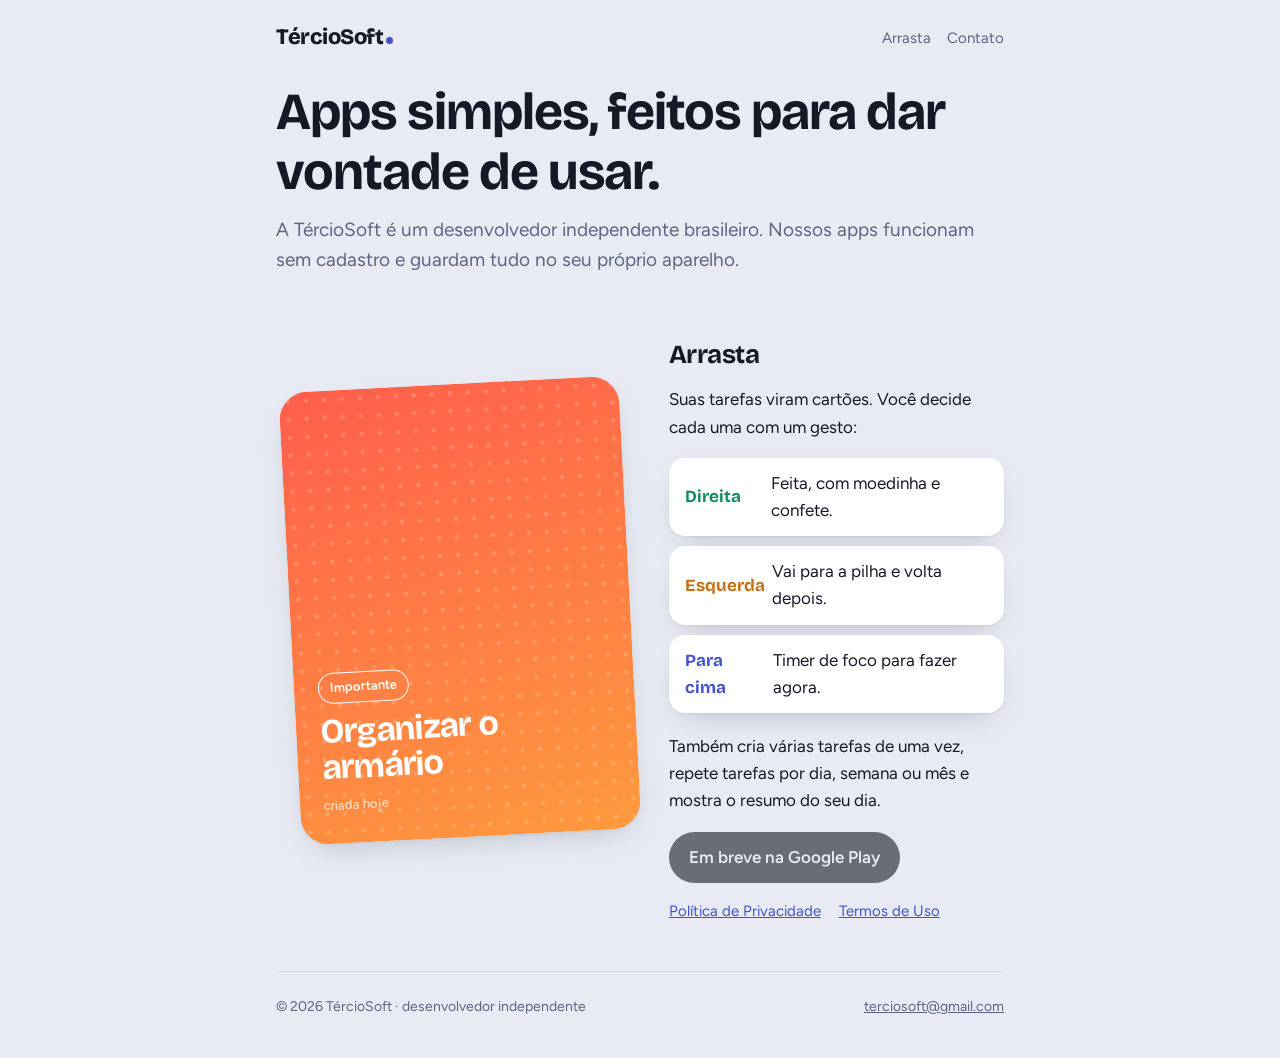
<file: index.html>
<!doctype html>
<html lang="pt-BR">
<head>
<meta charset="utf-8">
<meta name="viewport" content="width=device-width, initial-scale=1">
<title>TércioSoft</title>
<meta name="description" content="TércioSoft, desenvolvedor independente de apps simples e divertidos. Conheça o Arrasta, o app de tarefas em que você arrasta para fazer.">
<link rel="preconnect" href="https://fonts.googleapis.com">
<link rel="preconnect" href="https://fonts.gstatic.com" crossorigin>
<link rel="stylesheet" href="https://fonts.googleapis.com/css2?family=Bricolage+Grotesque:opsz,wght@12..96,600;12..96,800&family=Figtree:wght@400;600&display=swap">
<link rel="stylesheet" href="style.css">
</head>
<body>
<div class="wrap">
  <header class="top">
    <a class="brand" href="./">TércioSoft<i></i></a>
    <nav><a href="#arrasta">Arrasta</a><a href="mailto:terciosoft@gmail.com">Contato</a></nav>
  </header>

  <h1>Apps simples, feitos para dar vontade de usar.</h1>
  <p class="lead">A TércioSoft é um desenvolvedor independente brasileiro. Nossos apps funcionam sem cadastro e guardam tudo no seu próprio aparelho.</p>

  <section class="app" id="arrasta">
    <div class="card" aria-hidden="true">
      <span class="tag">Importante</span>
      <strong>Organizar o armário</strong>
      <small>criada hoje</small>
    </div>
    <div>
      <h2>Arrasta</h2>
      <p>Suas tarefas viram cartões. Você decide cada uma com um gesto:</p>
      <ul class="moves">
        <li><b class="r">Direita</b> Feita, com moedinha e confete.</li>
        <li><b class="l">Esquerda</b> Vai para a pilha e volta depois.</li>
        <li><b class="u">Para cima</b> Timer de foco para fazer agora.</li>
      </ul>
      <p>Também cria várias tarefas de uma vez, repete tarefas por dia, semana ou mês e mostra o resumo do seu dia.</p>
      <span class="store soon">Em breve na Google Play</span>
      <div class="links">
        <a href="arrasta/privacidade.html">Política de Privacidade</a>
        <a href="arrasta/termos.html">Termos de Uso</a>
      </div>
    </div>
  </section>

  <footer>
    <span>© 2026 TércioSoft · desenvolvedor independente</span>
    <a href="mailto:terciosoft@gmail.com">terciosoft@gmail.com</a>
  </footer>
</div>
</body>
</html>
</file>
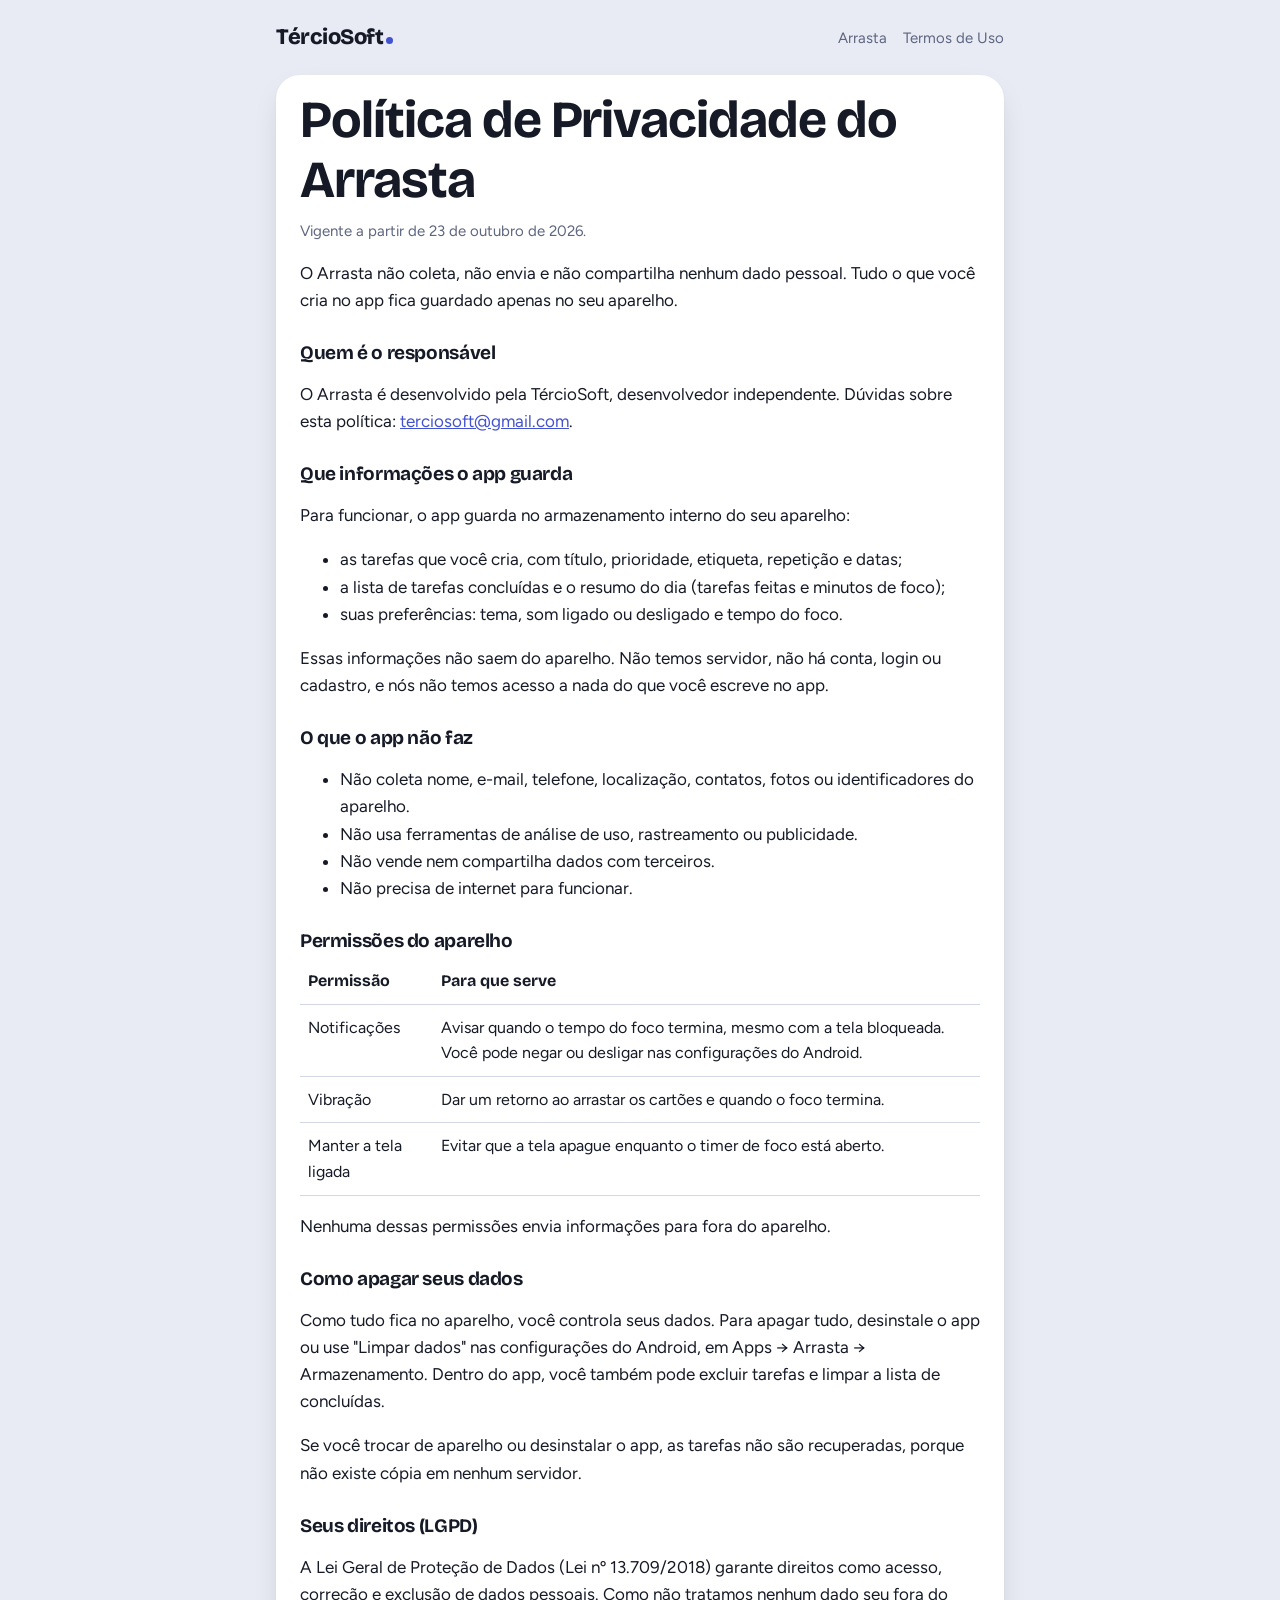
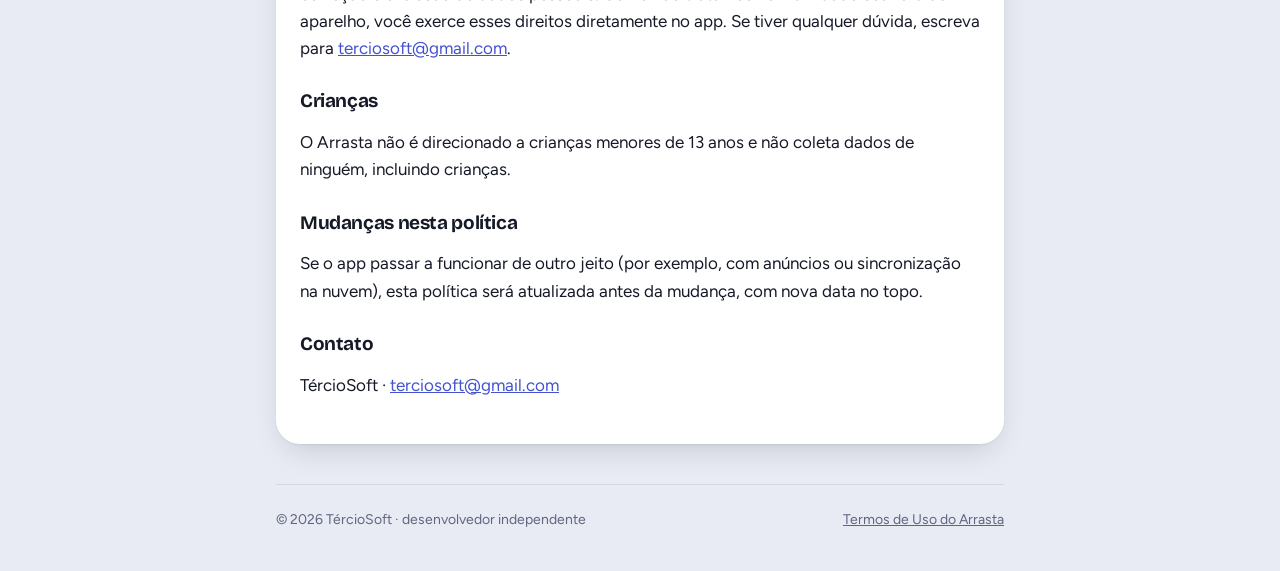
<file: arrasta/privacidade.html>
<!doctype html>
<html lang="pt-BR">
<head>
<meta charset="utf-8">
<meta name="viewport" content="width=device-width, initial-scale=1">
<title>Arrasta · Política de Privacidade</title>
<meta name="description" content="Política de Privacidade do app Arrasta, da TércioSoft.">
<link rel="preconnect" href="https://fonts.googleapis.com">
<link rel="preconnect" href="https://fonts.gstatic.com" crossorigin>
<link rel="stylesheet" href="https://fonts.googleapis.com/css2?family=Bricolage+Grotesque:opsz,wght@12..96,600;12..96,800&family=Figtree:wght@400;600&display=swap">
<link rel="stylesheet" href="../style.css">
</head>
<body>
<div class="wrap">
  <header class="top">
    <a class="brand" href="../">TércioSoft<i></i></a>
    <nav><a href="../#arrasta">Arrasta</a><a href="termos.html">Termos de Uso</a></nav>
  </header>

  <article class="doc">
    <h1>Política de Privacidade do Arrasta</h1>
    <p class="when">Vigente a partir de 23 de outubro de 2026.</p>

    <p>O Arrasta não coleta, não envia e não compartilha nenhum dado pessoal. Tudo o que você cria no app fica guardado apenas no seu aparelho.</p>

    <h3>Quem é o responsável</h3>
    <p>O Arrasta é desenvolvido pela TércioSoft, desenvolvedor independente. Dúvidas sobre esta política: <a href="mailto:terciosoft@gmail.com">terciosoft@gmail.com</a>.</p>

    <h3>Que informações o app guarda</h3>
    <p>Para funcionar, o app guarda no armazenamento interno do seu aparelho:</p>
    <ul>
      <li>as tarefas que você cria, com título, prioridade, etiqueta, repetição e datas;</li>
      <li>a lista de tarefas concluídas e o resumo do dia (tarefas feitas e minutos de foco);</li>
      <li>suas preferências: tema, som ligado ou desligado e tempo do foco.</li>
    </ul>
    <p>Essas informações não saem do aparelho. Não temos servidor, não há conta, login ou cadastro, e nós não temos acesso a nada do que você escreve no app.</p>

    <h3>O que o app não faz</h3>
    <ul>
      <li>Não coleta nome, e-mail, telefone, localização, contatos, fotos ou identificadores do aparelho.</li>
      <li>Não usa ferramentas de análise de uso, rastreamento ou publicidade.</li>
      <li>Não vende nem compartilha dados com terceiros.</li>
      <li>Não precisa de internet para funcionar.</li>
    </ul>

    <h3>Permissões do aparelho</h3>
    <table>
      <thead><tr><th>Permissão</th><th>Para que serve</th></tr></thead>
      <tbody>
        <tr><td>Notificações</td><td>Avisar quando o tempo do foco termina, mesmo com a tela bloqueada. Você pode negar ou desligar nas configurações do Android.</td></tr>
        <tr><td>Vibração</td><td>Dar um retorno ao arrastar os cartões e quando o foco termina.</td></tr>
        <tr><td>Manter a tela ligada</td><td>Evitar que a tela apague enquanto o timer de foco está aberto.</td></tr>
      </tbody>
    </table>
    <p>Nenhuma dessas permissões envia informações para fora do aparelho.</p>

    <h3>Como apagar seus dados</h3>
    <p>Como tudo fica no aparelho, você controla seus dados. Para apagar tudo, desinstale o app ou use "Limpar dados" nas configurações do Android, em Apps → Arrasta → Armazenamento. Dentro do app, você também pode excluir tarefas e limpar a lista de concluídas.</p>
    <p>Se você trocar de aparelho ou desinstalar o app, as tarefas não são recuperadas, porque não existe cópia em nenhum servidor.</p>

    <h3>Seus direitos (LGPD)</h3>
    <p>A Lei Geral de Proteção de Dados (Lei nº 13.709/2018) garante direitos como acesso, correção e exclusão de dados pessoais. Como não tratamos nenhum dado seu fora do aparelho, você exerce esses direitos diretamente no app. Se tiver qualquer dúvida, escreva para <a href="mailto:terciosoft@gmail.com">terciosoft@gmail.com</a>.</p>

    <h3>Crianças</h3>
    <p>O Arrasta não é direcionado a crianças menores de 13 anos e não coleta dados de ninguém, incluindo crianças.</p>

    <h3>Mudanças nesta política</h3>
    <p>Se o app passar a funcionar de outro jeito (por exemplo, com anúncios ou sincronização na nuvem), esta política será atualizada antes da mudança, com nova data no topo.</p>

    <h3>Contato</h3>
    <p>TércioSoft · <a href="mailto:terciosoft@gmail.com">terciosoft@gmail.com</a></p>
  </article>

  <footer>
    <span>© 2026 TércioSoft · desenvolvedor independente</span>
    <a href="termos.html">Termos de Uso do Arrasta</a>
  </footer>
</div>
</body>
</html>
</file>
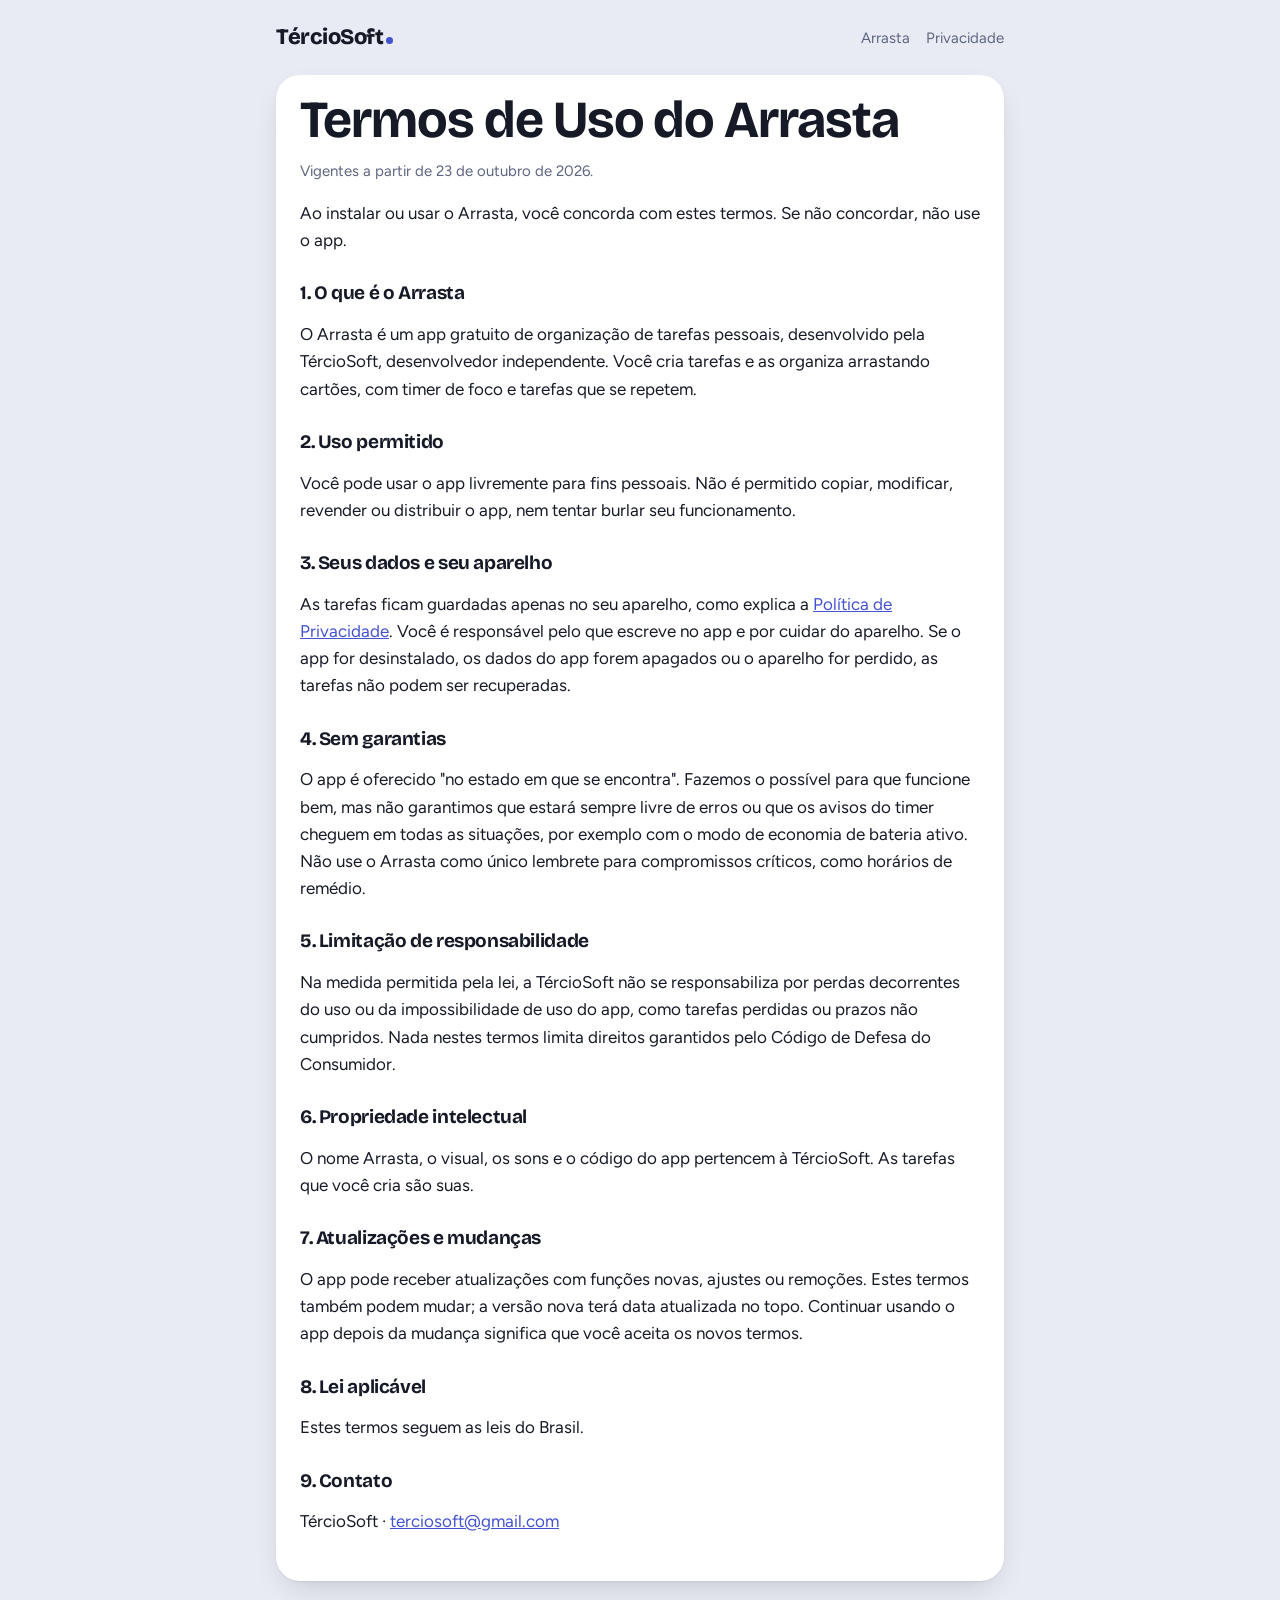
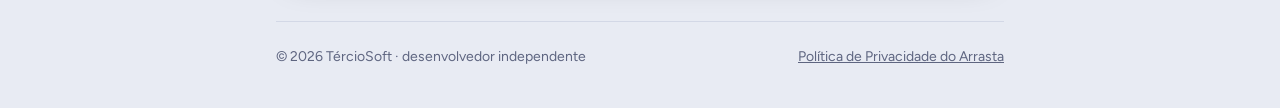
<file: arrasta/termos.html>
<!doctype html>
<html lang="pt-BR">
<head>
<meta charset="utf-8">
<meta name="viewport" content="width=device-width, initial-scale=1">
<title>Arrasta · Termos de Uso</title>
<meta name="description" content="Termos de Uso do app Arrasta, da TércioSoft.">
<link rel="preconnect" href="https://fonts.googleapis.com">
<link rel="preconnect" href="https://fonts.gstatic.com" crossorigin>
<link rel="stylesheet" href="https://fonts.googleapis.com/css2?family=Bricolage+Grotesque:opsz,wght@12..96,600;12..96,800&family=Figtree:wght@400;600&display=swap">
<link rel="stylesheet" href="../style.css">
</head>
<body>
<div class="wrap">
  <header class="top">
    <a class="brand" href="../">TércioSoft<i></i></a>
    <nav><a href="../#arrasta">Arrasta</a><a href="privacidade.html">Privacidade</a></nav>
  </header>

  <article class="doc">
    <h1>Termos de Uso do Arrasta</h1>
    <p class="when">Vigentes a partir de 23 de outubro de 2026.</p>

    <p>Ao instalar ou usar o Arrasta, você concorda com estes termos. Se não concordar, não use o app.</p>

    <h3>1. O que é o Arrasta</h3>
    <p>O Arrasta é um app gratuito de organização de tarefas pessoais, desenvolvido pela TércioSoft, desenvolvedor independente. Você cria tarefas e as organiza arrastando cartões, com timer de foco e tarefas que se repetem.</p>

    <h3>2. Uso permitido</h3>
    <p>Você pode usar o app livremente para fins pessoais. Não é permitido copiar, modificar, revender ou distribuir o app, nem tentar burlar seu funcionamento.</p>

    <h3>3. Seus dados e seu aparelho</h3>
    <p>As tarefas ficam guardadas apenas no seu aparelho, como explica a <a href="privacidade.html">Política de Privacidade</a>. Você é responsável pelo que escreve no app e por cuidar do aparelho. Se o app for desinstalado, os dados do app forem apagados ou o aparelho for perdido, as tarefas não podem ser recuperadas.</p>

    <h3>4. Sem garantias</h3>
    <p>O app é oferecido "no estado em que se encontra". Fazemos o possível para que funcione bem, mas não garantimos que estará sempre livre de erros ou que os avisos do timer cheguem em todas as situações, por exemplo com o modo de economia de bateria ativo. Não use o Arrasta como único lembrete para compromissos críticos, como horários de remédio.</p>

    <h3>5. Limitação de responsabilidade</h3>
    <p>Na medida permitida pela lei, a TércioSoft não se responsabiliza por perdas decorrentes do uso ou da impossibilidade de uso do app, como tarefas perdidas ou prazos não cumpridos. Nada nestes termos limita direitos garantidos pelo Código de Defesa do Consumidor.</p>

    <h3>6. Propriedade intelectual</h3>
    <p>O nome Arrasta, o visual, os sons e o código do app pertencem à TércioSoft. As tarefas que você cria são suas.</p>

    <h3>7. Atualizações e mudanças</h3>
    <p>O app pode receber atualizações com funções novas, ajustes ou remoções. Estes termos também podem mudar; a versão nova terá data atualizada no topo. Continuar usando o app depois da mudança significa que você aceita os novos termos.</p>

    <h3>8. Lei aplicável</h3>
    <p>Estes termos seguem as leis do Brasil.</p>

    <h3>9. Contato</h3>
    <p>TércioSoft · <a href="mailto:terciosoft@gmail.com">terciosoft@gmail.com</a></p>
  </article>

  <footer>
    <span>© 2026 TércioSoft · desenvolvedor independente</span>
    <a href="privacidade.html">Política de Privacidade do Arrasta</a>
  </footer>
</div>
</body>
</html>
</file>
<file: style.css>
/* TércioSoft — same palette and type as the Arrasta app. */
:root {
  --bg: #E8EBF3; --surface: #FFFFFF; --ink: #161A27; --muted: #5E6580; --line: #D3D8E6;
  --done: #128C64; --later: #C96F14; --focus: #4352D0;
  --shadow: 0 1px 2px rgba(22,26,39,.06), 0 12px 32px -12px rgba(22,26,39,.22);
  --display: "Bricolage Grotesque", "Segoe UI", system-ui, sans-serif;
  --body: "Figtree", "Segoe UI", system-ui, sans-serif;
  color-scheme: light;
}
@media (prefers-color-scheme: dark) {
  :root {
    --bg: #10121A; --surface: #1B1F2C; --ink: #EDEFF7; --muted: #959CB5; --line: #2D3346;
    --done: #34C493; --later: #F0A050; --focus: #8591F7;
    --shadow: 0 1px 2px rgba(0,0,0,.4), 0 14px 36px -12px rgba(0,0,0,.7);
    color-scheme: dark;
  }
}
* { box-sizing: border-box; }
body { margin: 0; background: var(--bg); color: var(--ink); font-family: var(--body); font-size: 17px; line-height: 1.6; }
a { color: var(--focus); }
.wrap { max-width: 760px; margin: 0 auto; padding: 0 16px; }

header.top { display: flex; align-items: center; justify-content: space-between; gap: 12px; padding: 20px 0; }
.brand { font-family: var(--display); font-weight: 800; font-size: 22px; letter-spacing: -.02em; color: var(--ink); text-decoration: none; display: inline-flex; align-items: baseline; gap: 2px; }
.brand i { width: 7px; height: 7px; border-radius: 50%; background: var(--focus); display: inline-block; }
header.top nav { display: flex; gap: 16px; font-size: 15px; }
header.top nav a { color: var(--muted); text-decoration: none; }
header.top nav a:hover { color: var(--ink); }

h1, h2, h3 { font-family: var(--display); letter-spacing: -.02em; line-height: 1.15; }
h1 { font-size: clamp(34px, 8vw, 52px); margin: 8px 0 12px; }
h2 { font-size: 26px; margin: 40px 0 10px; }
h3 { font-size: 19px; margin: 28px 0 6px; }
.lead { font-size: 19px; color: var(--muted); margin: 0 0 24px; }

/* App showcase: a card like the ones in the app */
.app { display: grid; grid-template-columns: 1fr; gap: 24px; align-items: center; margin: 24px 0 48px; }
@media (min-width: 680px) { .app { grid-template-columns: 1.1fr 1fr; } }
.card {
  position: relative; aspect-ratio: 3 / 4; max-width: 340px; width: 100%; margin: 0 auto; border-radius: 28px; padding: 28px 24px;
  display: flex; flex-direction: column; justify-content: flex-end; gap: 10px; color: #fff; box-shadow: var(--shadow);
  background: radial-gradient(rgba(255,255,255,.18) 2px, transparent 2.6px) 0 0 / 18px 18px, linear-gradient(160deg, #FF5E4D, #FF9A3D);
  transform: rotate(-3deg);
}
.card .tag { align-self: flex-start; border: 1.5px solid currentColor; border-radius: 999px; padding: 4px 11px; font-size: 13px; font-weight: 600; }
.card strong { font-family: var(--display); font-size: 34px; line-height: 1.05; letter-spacing: -.02em; }
.card small { opacity: .85; font-size: 13px; }
.moves { list-style: none; padding: 0; margin: 0 0 20px; display: grid; gap: 10px; }
.moves li { display: flex; gap: 12px; align-items: center; background: var(--surface); border-radius: 16px; padding: 12px 16px; box-shadow: var(--shadow); }
.moves b { font-family: var(--display); min-width: 74px; }
.moves .r { color: var(--done); } .moves .l { color: var(--later); } .moves .u { color: var(--focus); }
.store { display: inline-flex; align-items: center; gap: 8px; border-radius: 999px; padding: 12px 20px; background: var(--ink); color: var(--bg); font-weight: 600; text-decoration: none; }
.store.soon { opacity: .6; cursor: default; }
.links { display: flex; flex-wrap: wrap; gap: 8px 18px; margin-top: 16px; font-size: 15px; }

/* Legal pages */
.doc { background: var(--surface); border-radius: 24px; padding: 8px 24px 28px; box-shadow: var(--shadow); margin-bottom: 40px; }
.doc .when { color: var(--muted); font-size: 15px; margin-top: -4px; }
table { width: 100%; border-collapse: collapse; font-size: 16px; }
th, td { text-align: left; padding: 10px 8px; border-bottom: 1px solid var(--line); vertical-align: top; }
th { font-family: var(--display); }

footer { color: var(--muted); font-size: 14px; padding: 24px 0 40px; border-top: 1px solid var(--line); display: flex; flex-wrap: wrap; gap: 8px 18px; justify-content: space-between; }
footer a { color: var(--muted); }
</file>
